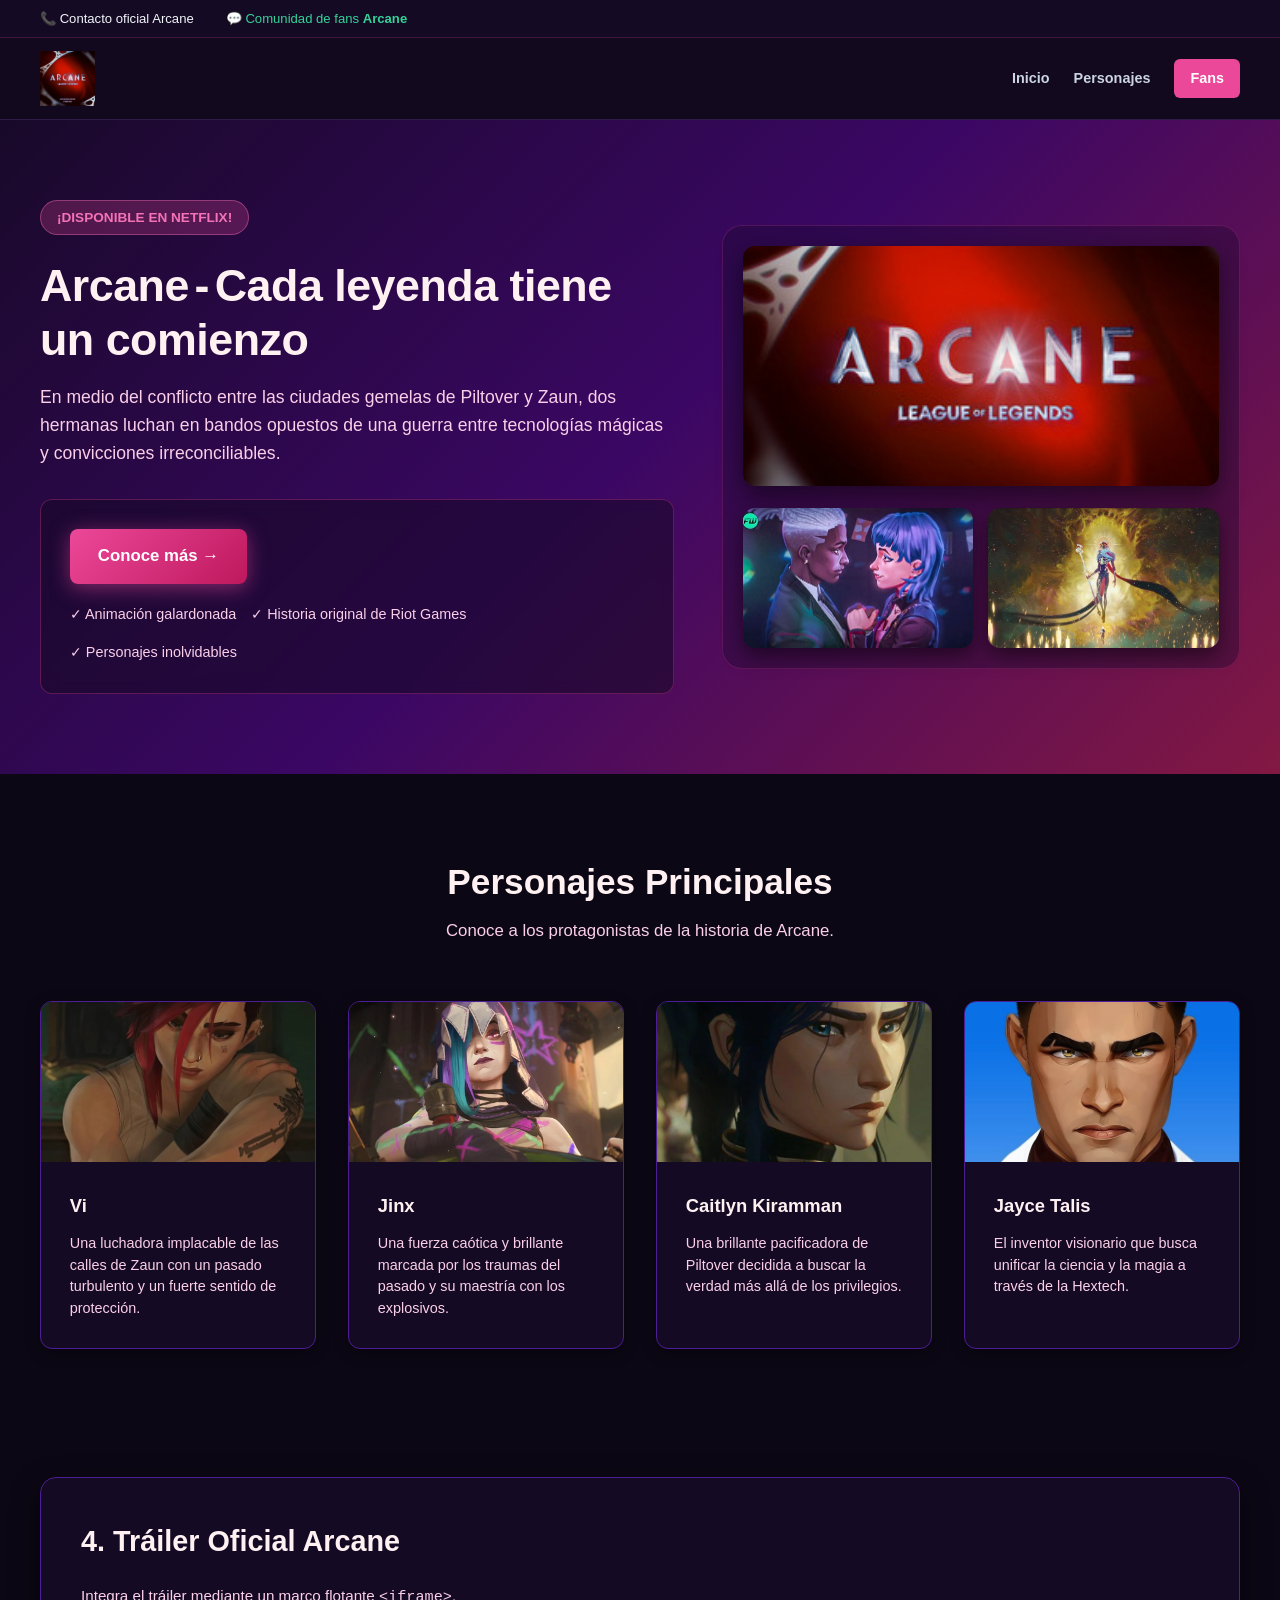
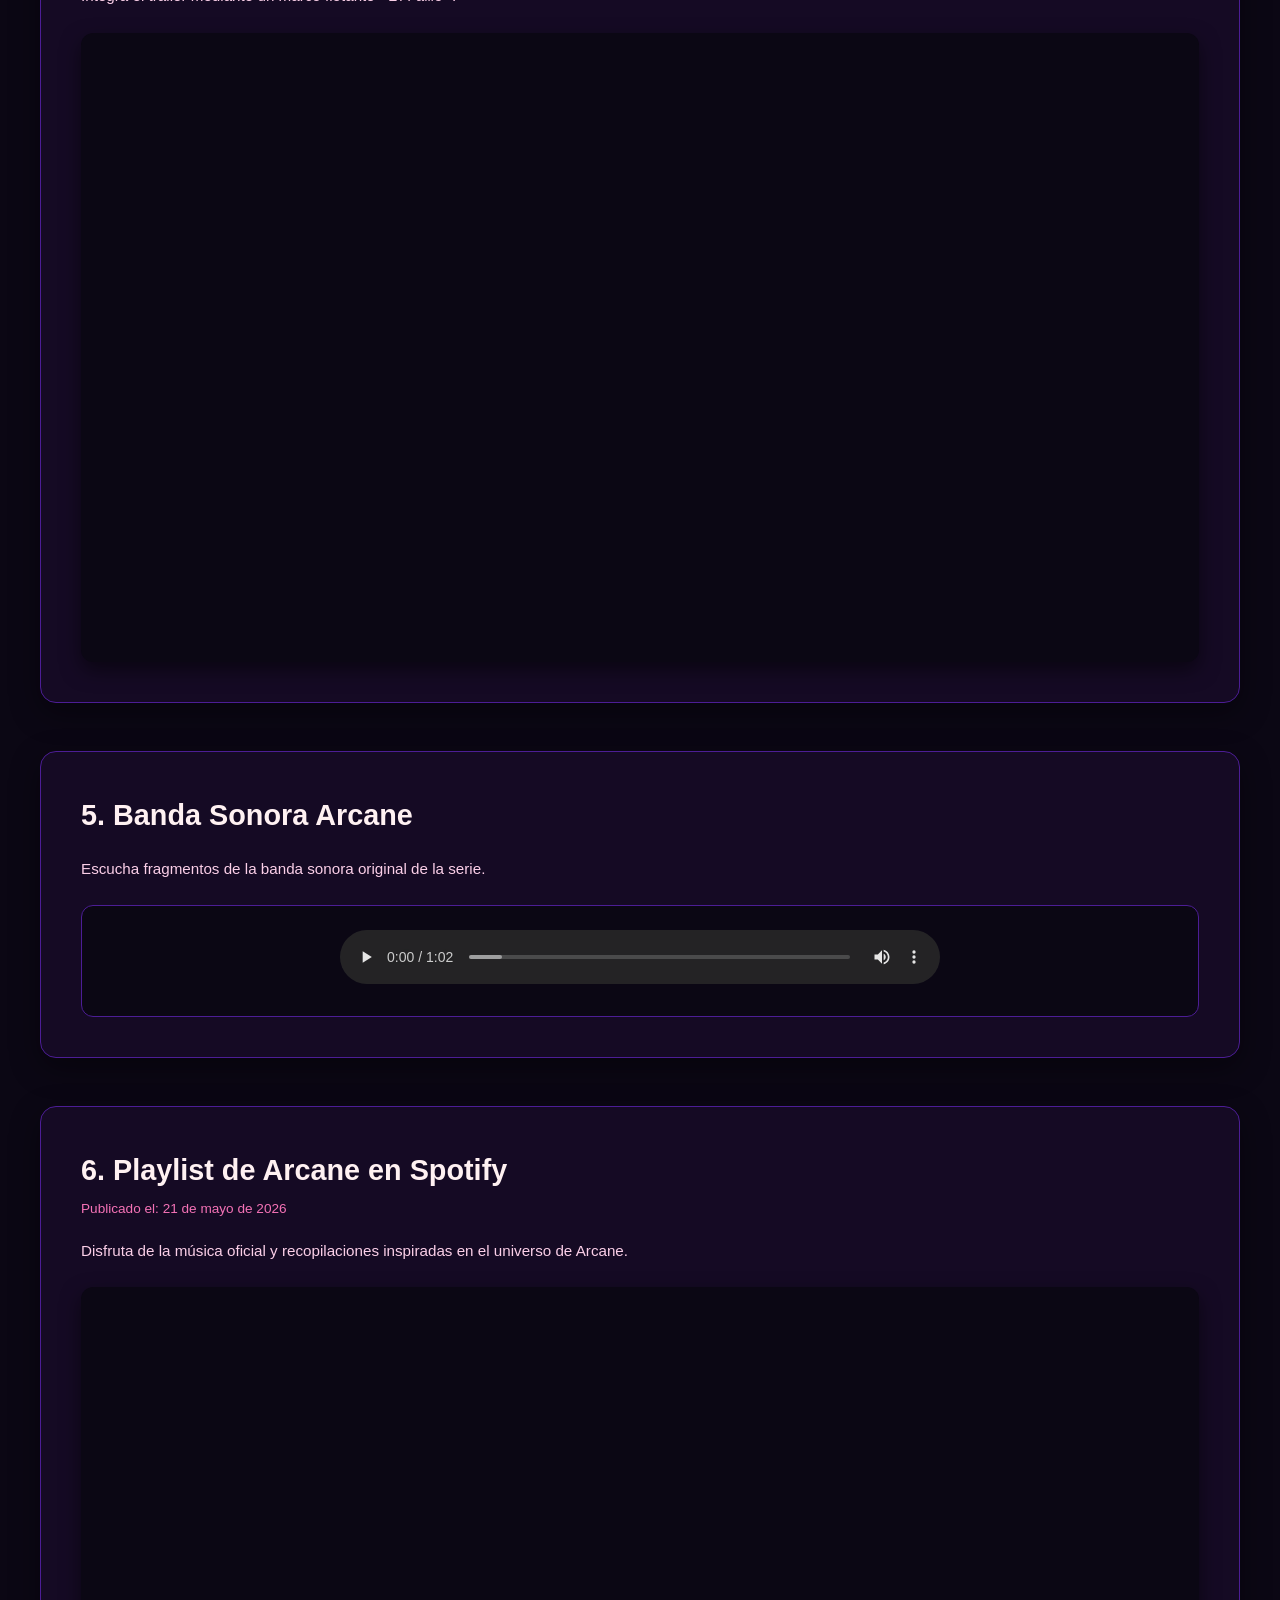
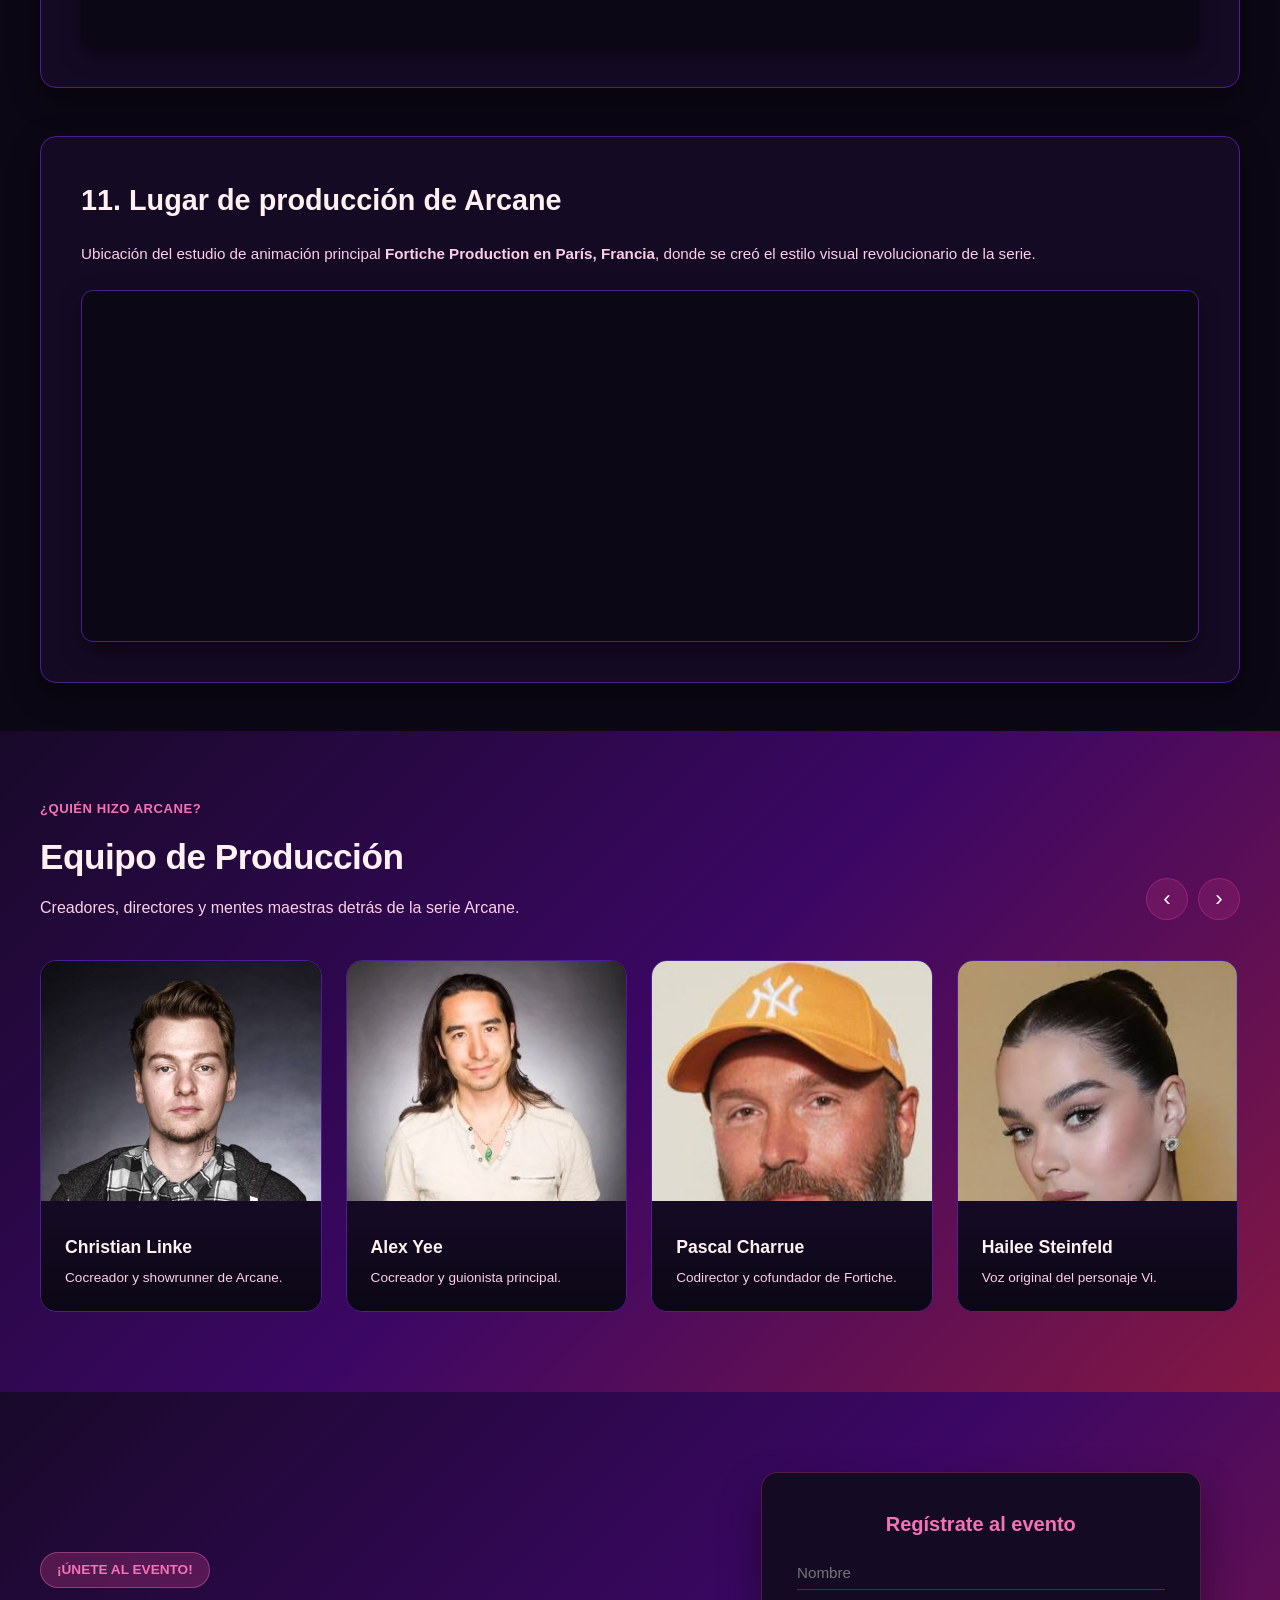
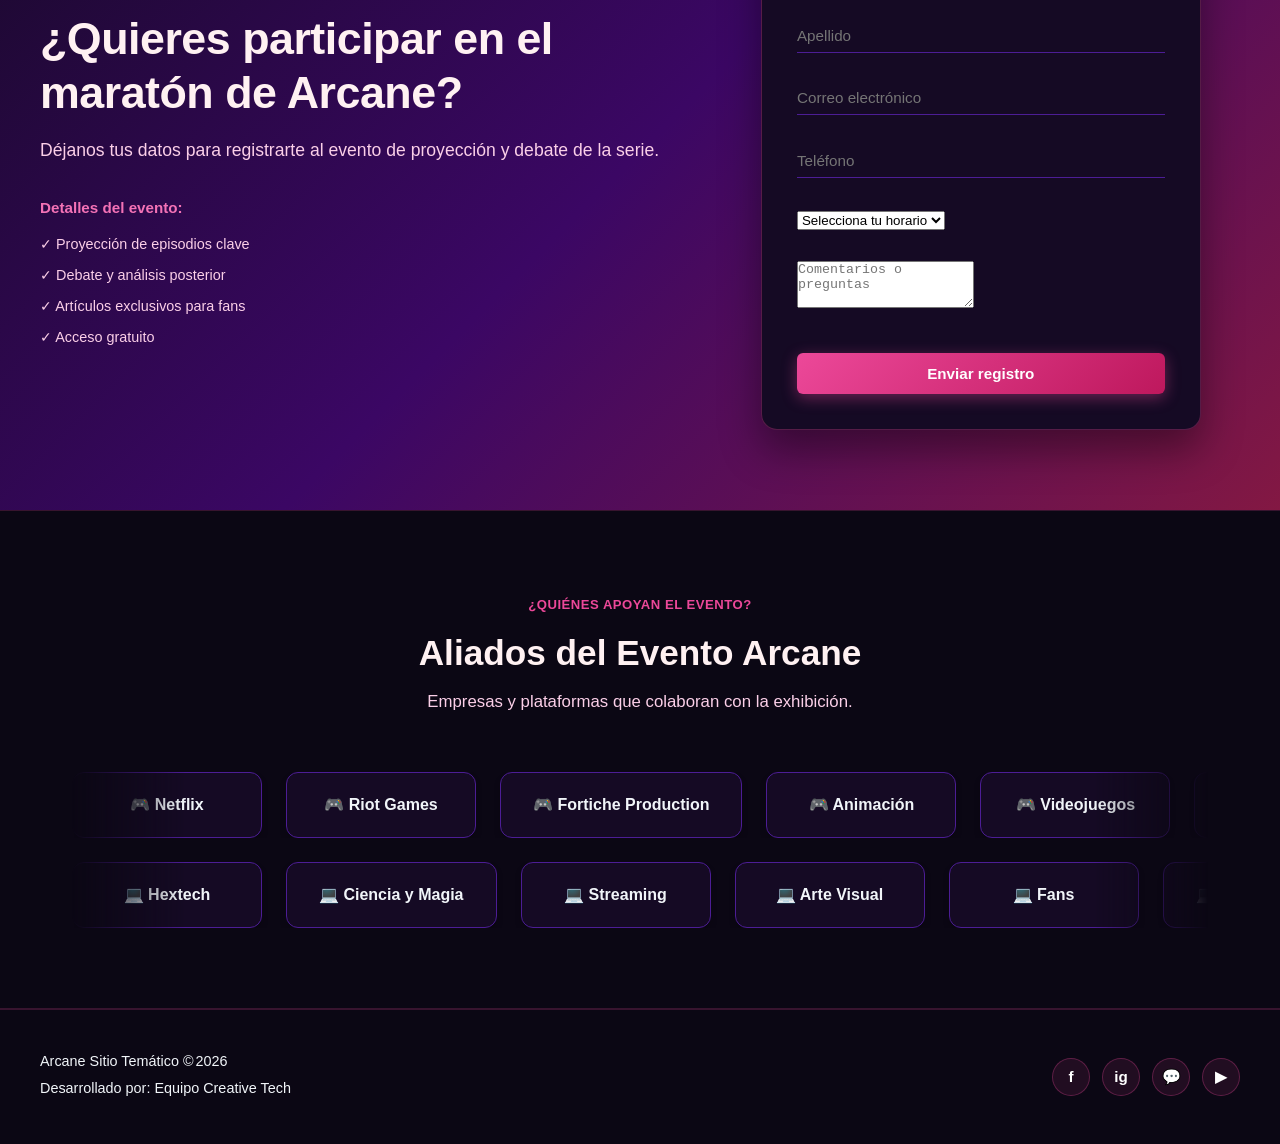
<file: index.html>
<!DOCTYPE html>
<html lang="es">
<head>
<meta charset="UTF-8">
<meta name="viewport" content="width=device-width, initial-scale=1.0">
<title>Arcane - Sitio Oficial</title>
<link rel="stylesheet" href="styles.css">
</head>

<body>

<!-- BARRA SUPERIOR -->
<div class="top-bar" id="inicio">
    <div class="top-bar-container">
        <div class="top-contacts">
            <span class="top-item">📞 Contacto oficial Arcane</span>
            <span class="top-item whatsapp">💬 Comunidad de fans <strong>Arcane</strong></span>
        </div>
    </div>
</div>

<!-- NAVBAR -->
<header class="navbar">
    <div class="nav-container">

        <div class="nav-brand">
            <a href="#inicio">
                <img src="img/arcane.jpg" alt="Arcane Serie" class="brand-logo-img">
            </a>
        </div>

        <nav class="nav-links">
            <a href="#inicio">Inicio</a>
            <a href="#personajes">Personajes</a>
            <a href="login.html" class="btn-nav-login">Fans</a>
        </nav>

    </div>
</header>

<!-- HERO -->
<section class="hero-section">

<div class="hero-container">

<div class="hero-text-side">

<span class="hero-tag">
¡DISPONIBLE EN NETFLIX!
</span>

<h1>
Arcane ‑ Cada leyenda tiene un comienzo
</h1>

<p>
En medio del conflicto entre las ciudades gemelas de Piltover y Zaun, dos hermanas luchan en bandos opuestos de una guerra entre tecnologías mágicas y convicciones irreconciliables.
</p>

<div class="hero-cta-box">

<a href="login.html" class="btn-orange">
Conoce más →
</a>

<div class="hero-benefits">
<span>✓ Animación galardonada</span>
<span>✓ Historia original de Riot Games</span>
<span>✓ Personajes inolvidables</span>
</div>

</div>

</div>

<div class="hero-image-side">

<div class="image-collage">

<div class="collage-main">
<img src="img/arcane.jpg" alt="Arcane Piltover y Zaun">
</div>

<div class="collage-sub">
<img src="img/ecco.jpg" alt="Escenas Arcane">
<img src="img/dios.jpg" alt="Arte Arcane">
</div>

</div>

</div>

</div>

</section>

<!-- SECCIÓN PERSONAJES -->
<section id="personajes" class="careers-section">

<div class="section-container">

<div class="section-header">

<h2>
Personajes Principales
</h2>

<p>
Conoce a los protagonistas de la historia de Arcane.
</p>

</div>

<div class="careers-grid">

<div class="career-card">
<div class="career-img-container">
<img src="img/vi.webp" alt="Vi">
</div>
<div class="career-content">
<h3>Vi</h3>
<p>Una luchadora implacable de las calles de Zaun con un pasado turbulento y un fuerte sentido de protección.</p>
</div>
</div>

<div class="career-card">
<div class="career-img-container">
<img src="img/jinx.webp" alt="Jinx">
</div>
<div class="career-content">
<h3>Jinx</h3>
<p>Una fuerza caótica y brillante marcada por los traumas del pasado y su maestría con los explosivos.</p>
</div>
</div>

<div class="career-card">
<div class="career-img-container">
<img src="caitlyn.jpg" alt="Caitlyn">
</div>
<div class="career-content">
<h3>Caitlyn Kiramman</h3>
<p>Una brillante pacificadora de Piltover decidida a buscar la verdad más allá de los privilegios.</p>
</div>
</div>

<div class="career-card">
<div class="career-img-container">
<img src="img/jayce.jpg" alt="Jayce">
</div>
<div class="career-content">
<h3>Jayce Talis</h3>
<p>El inventor visionario que busca unificar la ciencia y la magia a través de la Hextech.</p>
</div>
</div>

</div>

</div>

</section>

<!-- BLOQUE MULTIMEDIA -->
<article>
    <header>
        <h2>4. Tráiler Oficial Arcane</h2>
    </header>
    <p>Integra el tráiler mediante un marco flotante <code>&lt;iframe&gt;</code>.</p>
    <div class="video-container">
        <iframe src="https://www.youtube.com/embed/fXmAurh012s" 
                title="Tráiler Arcane" 
                style="border:0;" 
                allow="accelerometer; autoplay; clipboard-write; encrypted-media; gyroscope; picture-in-picture; web-share" 
                allowfullscreen>
        </iframe>
    </div>
</article>

<article>
    <header>
        <h2>5. Banda Sonora Arcane</h2>
    </header>
    <p>Escucha fragmentos de la banda sonora original de la serie.</p>
    <div class="embed-box">
        <audio src="audio/Enemy (from the series Arcane League of Legends) - ImagineDragons (128k).wav" controls>
            Tu navegador no soporta el elemento de audio.
        </audio>
    </div>
</article>

<article>
    <header>
        <h2>6. Playlist de Arcane en Spotify</h2>
        <p>Publicado el: <time datetime="2026-10-06">21 de mayo de 2026</time></p>
    </header>
    <p>Disfruta de la música oficial y recopilaciones inspiradas en el universo de Arcane.</p>
    <div class="podcast-container">
        <iframe style="border-radius:12px; border:0;" 
                src="https://open.spotify.com/embed/playlist/6NumvpVG48KQqEv9wkJFYa?utm_source=generator" 
                width="100%" 
                height="352" 
                allowfullscreen="" 
                allow="autoplay; clipboard-write; encrypted-media; fullscreen; picture-in-picture" 
                loading="lazy">
        </iframe>
    </div>
</article>

<!-- MAPA INTERACTIVO (Lugar y País de Producción: París, Francia - Fortiche Production) -->
<article>
    <header>
        <h2>11. Lugar de producción de Arcane</h2>
    </header>
    <p>Ubicación del estudio de animación principal <strong>Fortiche Production en París, Francia</strong>, donde se creó el estilo visual revolucionario de la serie.</p>
    <div class="map-container">
        <iframe src="https://www.google.com/maps/embed?pb=!1m18!1m12!1m3!1d83998.94722648766!2d2.2646349615598857!3d48.8588377391787!2m3!1f0!2f0!3f0!3m2!1i1024!2i768!4f13.1!3m3!1m2!1s0x47e66e1f06e2b70f%3A0x40b82c3688c9460!2sPar%C3%ADs%2C%20Francia!5e0!3m2!1ses!2smx!4v1710000000000!5m2!1ses!2smx" 
                width="100%" 
                height="350" 
                style="border:0;" 
                allowfullscreen="" 
                loading="lazy" 
                referrerpolicy="no-referrer-when-downgrade" 
                title="Lugar de producción de Arcane en París, Francia">
        </iframe>
    </div>
</article>

<!-- SECCIÓN: Equipo de Producción -->
<section class="teachers-section">

<div class="teachers-container">

<div class="teachers-header">

<div>
<span class="teachers-tag">
¿QUIÉN HIZO ARCANE?
</span>
<h2>
Equipo de Producción
</h2>
<p>
Creadores, directores y mentes maestras detrás de la serie Arcane.
</p>
</div>

<div class="teachers-nav-buttons">
<button id="btn-prev" class="nav-btn">‹</button>
<button id="btn-next" class="nav-btn">›</button>
</div>

</div>

<div class="teachers-grid" id="teachers-track">

<div class="teacher-card">
<img src="img/chris.jpg" alt="Christian Linke">
<div class="teacher-info">
<h3>Christian Linke</h3>
<p>Cocreador y showrunner de Arcane.</p>
</div>
</div>

<div class="teacher-card">
<img src="img/yee.webp" alt="Alex Yee">
<div class="teacher-info">
<h3>Alex Yee</h3>
<p>Cocreador y guionista principal.</p>
</div>
</div>

<div class="teacher-card">
<img src="img/pascal.jpg" alt="Pascal Charrue">
<div class="teacher-info">
<h3>Pascal Charrue</h3>
<p>Codirector y cofundador de Fortiche.</p>
</div>
</div>

<div class="teacher-card">
<img src="img/hai.jpg" alt="Hailee Steinfeld">
<div class="teacher-info">
<h3>Hailee Steinfeld</h3>
<p>Voz original del personaje Vi.</p>
</div>
</div>

</div>

</div>

</section>

<!-- FORMULARIO -->
<section class="hero-section">

<div class="hero-container">

<div class="hero-text-side">

<span class="hero-tag">
¡ÚNETE AL EVENTO!
</span>

<h1 class="hero-title-custom">
¿Quieres participar en el maratón de Arcane?
</h1>

<p class="hero-desc-custom">
Déjanos tus datos para registrarte al evento de proyección y debate de la serie.
</p>

<div class="hero-subtitle-custom">
Detalles del evento:
</div>

<div class="hero-benefits hero-benefits-column">
<span>✓ Proyección de episodios clave</span>
<span>✓ Debate y análisis posterior</span>
<span>✓ Artículos exclusivos para fans</span>
<span>✓ Acceso gratuito</span>
</div>

</div>

<div class="hero-form-side">

<div class="cbtis-hero-form-card">

<h3 class="form-card-title">
Regístrate al evento
</h3>

<form>

<div class="cbtis-input-group">
<input type="text" placeholder="Nombre" required>
</div>

<div class="cbtis-input-group">
<input type="text" placeholder="Apellido" required>
</div>

<div class="cbtis-input-group">
<input type="email" placeholder="Correo electrónico" required>
</div>

<div class="cbtis-input-group">
<input type="tel" placeholder="Teléfono" required>
</div>

<div class="cbtis-input-group">
<select required>
<option>Selecciona tu horario</option>
<option>Mañana</option>
<option>Tarde</option>
<option>Noche</option>
</select>
</div>

<div class="cbtis-input-group">
<textarea rows="3" placeholder="Comentarios o preguntas"></textarea>
</div>

<button type="submit" class="cbtis-btn-ingresar form-submit-btn">
Enviar registro
</button>

</form>

</div>

</div>

</div>

</section>

<!-- ALIADOS -->
<section class="convenios-section">

<div class="convenios-container">

<div class="section-header">

<span class="teachers-tag convenience-tag-custom">
¿QUIÉNES APOYAN EL EVENTO?
</span>

<h2>
Aliados del Evento Arcane
</h2>

<p>
Empresas y plataformas que colaboran con la exhibición.
</p>

</div>

<div class="marquee-wrapper">
<div class="marquee-track marquee-track-top">
<div class="convenio-card">🎮 Netflix</div>
<div class="convenio-card">🎮 Riot Games</div>
<div class="convenio-card">🎮 Fortiche Production</div>
<div class="convenio-card">🎮 Animación</div>
<div class="convenio-card">🎮 Videojuegos</div>
<div class="convenio-card">🎮 Eventos</div>
</div>
</div>

<div class="marquee-wrapper marquee-wrapper-spacing">
<div class="marquee-track marquee-track-bottom">
<div class="convenio-card">💻 Hextech</div>
<div class="convenio-card">💻 Ciencia y Magia</div>
<div class="convenio-card">💻 Streaming</div>
<div class="convenio-card">💻 Arte Visual</div>
<div class="convenio-card">💻 Fans</div>
<div class="convenio-card">💻 Proyecciones</div>
</div>
</div>

</div>

</section>

<!-- FOOTER -->
<footer class="footer">

<div class="footer-container">

<div class="footer-info">
<p>Arcane Sitio Temático © 2026</p>
<p class="footer-author">
Desarrollado por: Equipo Creative Tech
</p>
</div>

<div class="footer-socials">
<a href="https://facebook.com" class="social-icon">f</a>
<a href="https://instagram.com" class="social-icon">ig</a>
<a href="https://whatsapp.com" class="social-icon">💬</a>
<a href="https://youtube.com" class="social-icon">▶</a>
</div>

</div>

</footer>

<script src="script.js"></script>

</body>
</html>
</file>
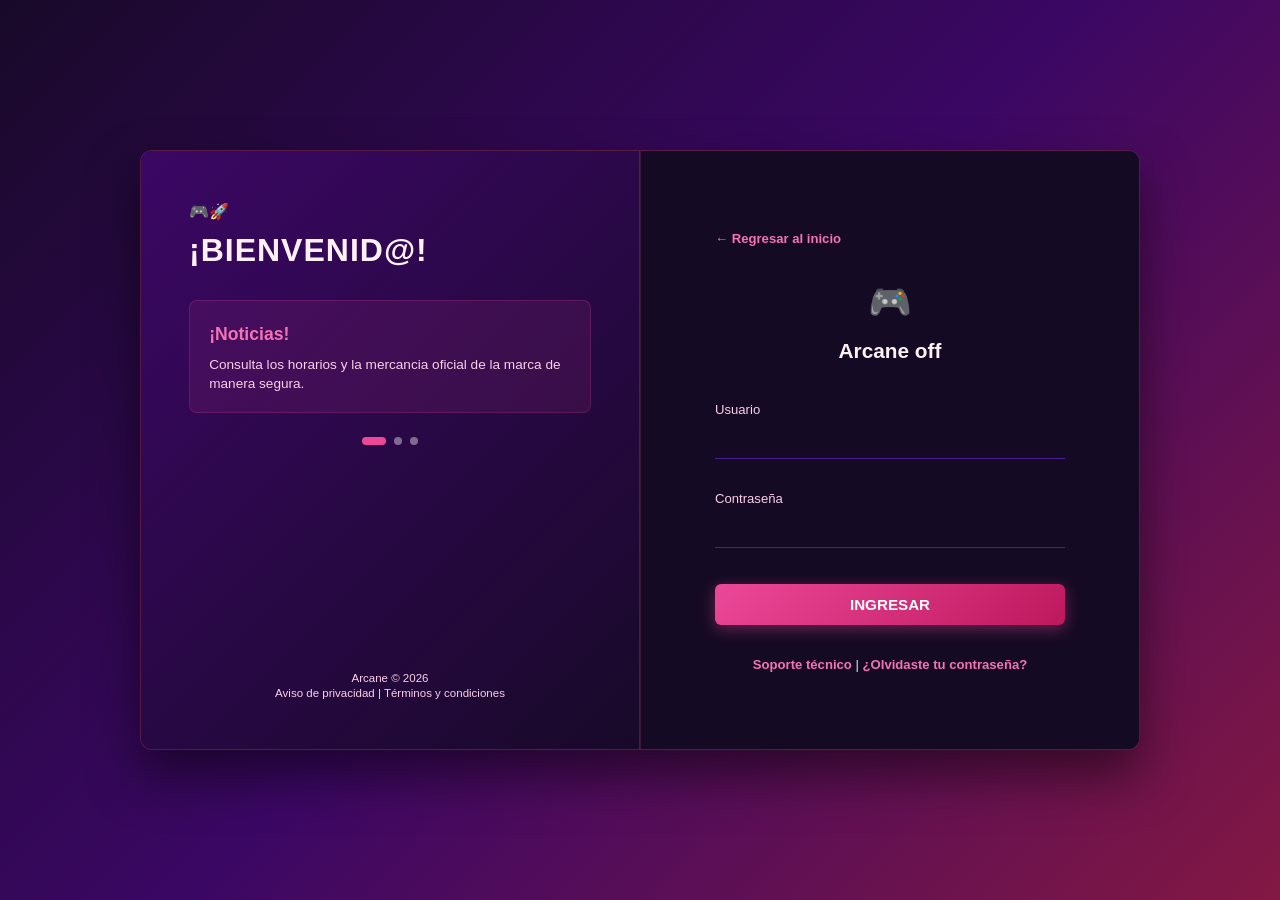
<file: login.html>
<!DOCTYPE html>
<html lang="es">
<head>
    <meta charset="UTF-8">
    <meta name="viewport" content="width=device-width, initial-scale=1.0">
    <title>Portal de Estudiantes - GameDev Academy</title>
    <link rel="stylesheet" href="styles.css">
</head>

<body class="cbtis-login-body">

    <!-- Contenedor principal de dos columnas -->
    <div class="cbtis-login-container">

        <!-- LADO IZQUIERDO -->
        <div class="cbtis-left-panel">

            <div class="cbtis-left-content">

                <div class="cbtis-illustration-box">
                    <div class="cbtis-badge-icon">🎮🚀</div>
                    <h2>¡BIENVENID@!</h2>
                </div>

                <div class="cbtis-notices-box">
                    <h3>¡Noticias!</h3>
                    <p>
                        Consulta los horarios y la mercancia oficial de la marca de manera segura.
                    </p>
                </div>

                <div class="cbtis-slider-dots">
                    <span class="cbtis-dot active"></span>
                    <span class="cbtis-dot"></span>
                    <span class="cbtis-dot"></span>
                </div>

            </div>

            <div class="cbtis-left-footer">
                Arcane  &copy; 2026<br>
                <span>Aviso de privacidad | Términos y condiciones</span>
            </div>

        </div>

        <!-- LADO DERECHO -->
        <div class="cbtis-right-panel">

            <div class="cbtis-login-wrapper">

                <div class="login-back-container">
                    <a href="index.html" class="cbtis-back-link">
                        ← Regresar al inicio
                    </a>
                </div>

                <div class="cbtis-logo-header">
                    <div class="login-logo-emoji">🎮</div>
                    <h1>Arcane <strong>off</strong></h1>
                </div>

                <form id="form-login" action="#" method="POST">

                    <div class="cbtis-input-group">
                        <label for="usuario">
                            Usuario
                        </label>
                        <input
                            type="text"
                            id="usuario"
                            name="usuario"
                            required
                        >
                    </div>

                    <div class="cbtis-input-group">
                        <label for="password">
                            Contraseña
                        </label>
                        <input
                            type="password"
                            id="password"
                            name="password"
                            required
                        >
                    </div>

                    <button
                        type="submit"
                        class="cbtis-btn-ingresar"
                    >
                        INGRESAR
                    </button>

                </form>

                <div class="cbtis-login-help">
                    <a href="#">Soporte técnico</a>
                    |
                    <a href="#">¿Olvidaste tu contraseña?</a>
                </div>

            </div>

        </div>

    </div>

    <script src="script.js"></script>

</body>
</html>
</file>
<file: styles.css>
*{
    box-sizing: border-box; /* Incluye bordes y rellenos en el ancho y alto total */
    margin: 0;              /* Elimina los márgenes predeterminados de la página */
    padding: 0;             /* Elimina los rellenos internos predeterminados */
}

body {
    font-family: 'Segoe UI', Tahoma, Geneva, Verdana, sans-serif; /* Tipografía principal limpia y moderna */
    color: #e2e8f0;                 /* Color de texto base claro para alto contraste */
    background-color: #0b0714;      /* Fondo general oscuro y profundo estilo cinematográfico */
    line-height: 1.6;               /* Espaciado de línea cómodo para la lectura */
}

/* --------------------------------------------------------------------
   BARRA SUPERIOR DE CONTACTO
   -------------------------------------------------------------------- */
.top-bar {
    background-color: #150a24;              /* Fondo morado/negro muy oscuro */
    color: #f1f5f9;                         /* Color de texto claro */
    font-size: 0.82rem;                     /* Tamaño de fuente pequeño y sutil */
    padding: 0.5rem 2rem;                   /* Relleno interno superior/inferior y lateral */
    border-bottom: 1px solid rgba(236, 72, 153, 0.2); /* Línea divisoria inferior con tono rosa/magenta sutil */
}

.top-bar-container {
    max-width: 1200px;     /* Ancho máximo estructurado para mantener simetría */
    margin: 0 auto;        /* Centra horizontalmente el contenedor */
    display: flex;         /* Activa el diseño flexible */
    justify-content: space-between; /* Distribuye el espacio entre los elementos internos */
    align-items: center;   /* Centra verticalmente los elementos */
}

.top-contacts {
    display: flex;         /* Distribuye los datos de contacto en fila horizontal */
    gap: 2rem;             /* Separación horizontal entre los elementos */
}

.top-item.whatsapp {
    color: #34d399;        /* Color verde esmeralda brillante para WhatsApp */
}

/* ======================================================================
   BARRA DE NAVEGACIÓN RESPONSIVA
   ====================================================================== */
.navbar {
    background-color: #12091f; /* Fondo oscuro sólido para el menú de navegación */
    border-bottom: 1px solid #2e1a47; /* Borde inferior en tono violeta oscuro */
    position: sticky;          /* Fija la barra en la parte superior al hacer scroll */
    top: 0;                    /* Posición de anclaje exacto en la parte superior */
    z-index: 1000;             /* Asegura que la barra esté siempre por encima de otros elementos */
    padding: 0.8rem 1.5rem;    /* Relleno interior de la barra de navegación */
}

.nav-container {
    max-width: 1200px;         /* Ancho máximo alineado con el resto del sitio */
    margin: 0 auto;            /* Centra el contenedor del menú */
    display: flex;             /* Modelo flexible */
    justify-content: space-between; /* Separa el logotipo de los enlaces del menú */
    align-items: center;       /* Alinea verticalmente al centro */
    flex-wrap: wrap;           /* Permite que los elementos bajen si falta espacio */
    gap: 1rem;                 /* Espaciado predeterminado */
}

.nav-brand {
    display: flex;             /* Contenedor flexible para la marca/logo */
    align-items: center;       /* Centra verticalmente el logotipo */
}

.brand-logo-img {
    height: 55px;              /* Altura fija estándar para el logotipo institucional */
    width: auto;               /* Ancho proporcional automático */
    object-fit: contain;       /* Evita deformaciones en la imagen */
    display: block;            /* Elimina espacios fantasma inferiores */
}

.nav-links {
    display: flex;             /* Organiza los enlaces de navegación en línea */
    align-items: center;       /* Centra verticalmente */
    gap: 1.5rem;               /* Espacio de separación entre cada opción del menú */
    flex-wrap: wrap;           /* Adaptable en pantallas chicas */
}

.nav-links a {
    text-decoration: none;     /* Quita el subrayado predeterminado de los enlaces */
    color: #cbd5e1;            /* Color de texto gris claro */
    font-weight: 600;          /* Seminegrita para mejor visibilidad */
    font-size: 0.9rem;         /* Tamaño de fuente adecuado */
    transition: color 0.2s;    /* Transición suave al cambiar de color */
}

.nav-links a:hover {
    color: #ec4899;            /* Cambia a rosa neón característico al pasar el cursor */
}

.btn-nav-login {
    background-color: #ec4899; /* Fondo magenta/rosa neón para el botón de fans */
    color: white !important;   /* Texto blanco forzado */
    padding: 8px 16px;         /* Relleno interior del botón */
    border-radius: 6px;        /* Esquinas redondeadas */
    transition: background-color 0.2s, transform 0.2s; /* Transición suave */
}

.btn-nav-login:hover {
    background-color: #db2777; /* Rosa más oscuro al pasar el cursor */
    transform: scale(1.03);    /* Ligero efecto de escala */
}

@media (max-width: 600px) {
    .navbar {
        padding: 0.6rem 1rem;  /* Reduce el padding en pantallas móviles pequeñas */
    }
    .nav-container {
        justify-content: center; /* Centra los elementos del menú en móviles */
    }
    .nav-links {
        gap: 1rem;             /* Reduce el espacio entre enlaces */
        justify-content: center; /* Centra los enlaces */
    }
}

/* --------------------------------------------------------------------
   SECCIÓN HERO (DOS COLUMNAS CON COLLAGE)
   -------------------------------------------------------------------- */
.hero-section {
    background: linear-gradient(135deg, #180929 0%, #3b0764 50%, #831843 100%); /* Degradado profundo inspirado en Nimona */
    color: white;              /* Texto general en blanco para alto contraste */
    padding: 5rem 2rem;        /* Relleno superior/inferior amplio y lateral */
    overflow: hidden;          /* Oculta desbordamientos */
}

.hero-container {
    max-width: 1200px;         /* Ancho máximo del contenedor principal */
    margin: 0 auto;            /* Centra el contenedor */
    display: grid;             /* Utiliza CSS Grid para organizar las columnas */
    grid-template-columns: 1.1fr 0.9fr; /* Texto ligeramente más ancho que el collage */
    gap: 3rem;                 /* Espacio de separación entre columnas */
    align-items: center;       /* Alinea verticalmente al centro */
}

@media (max-width: 900px) {
    .hero-container {
        grid-template-columns: 1fr; /* Cambia a una sola columna en pantallas medianas/móviles */
    }
}

.hero-tag {
    display: inline-block;     /* Permite aplicar padding y márgenes como bloque */
    background-color: rgba(236, 72, 153, 0.25); /* Fondo magenta translúcido */
    border: 1px solid rgba(244, 114, 182, 0.4); /* Borde rosa neón sutil */
    color: #f472b6;            /* Texto rosa claro brillante */
    padding: 6px 16px;         /* Relleno interior */
    border-radius: 20px;       /* Bordes redondeados estilo píldora */
    font-size: 0.85rem;        /* Tamaño de fuente compacto */
    font-weight: 600;          /* Seminegrita */
    text-transform: uppercase; /* Convierte el texto en mayúsculas */
    margin-bottom: 1.5rem;     /* Margen inferior */
}

.hero-text-side h1 {
    font-size: 2.8rem;         /* Tamaño de fuente grande para el título principal */
    font-weight: 800;          /* Grosor muy marcado */
    margin-bottom: 1rem;       /* Espacio inferior */
    letter-spacing: -0.5px;    /* Reduce ligeramente el espacio entre letras */
    line-height: 1.2;          /* Altura de línea compacta */
    color: #fff1f2;            /* Tono blanco rosado suave */
}

.hero-text-side p {
    font-size: 1.1rem;         /* Tamaño de fuente cómodo para la descripción */
    color: #fbcfe8;            /* Color rosa pálido muy legible */
    margin-bottom: 2rem;       /* Espacio inferior */
    line-height: 1.6;          /* Altura de línea legible */
}

.hero-cta-box {
    background: rgba(24, 9, 41, 0.6); /* Fondo oscuro semitransparente con tinte morado */
    border: 1px solid rgba(236, 72, 153, 0.3); /* Borde magenta translúcido */
    padding: 1.8rem;           /* Relleno interno */
    border-radius: 12px;       /* Bordes redondeados */
    backdrop-filter: blur(8px); /* Efecto de desenfoque de cristal esmerilado */
}

.btn-orange {
    display: inline-block;     /* Permite dimensiones en enlaces */
    background: linear-gradient(135deg, #ec4899 0%, #be185d 100%); /* Degradado magenta/rosa neón insignia */
    color: white;              /* Texto blanco */
    padding: 14px 28px;        /* Relleno interior generoso */
    border-radius: 8px;        /* Bordes redondeados */
    text-decoration: none;     /* Quita subrayado */
    font-weight: 700;          /* Negrita */
    font-size: 1.05rem;        /* Tamaño destacado */
    box-shadow: 0 4px 20px rgba(236, 72, 153, 0.5); /* Sombra magenta difuminada */
    transition: transform 0.2s, box-shadow 0.2s; /* Transiciones suaves */
    margin-bottom: 1.2rem;     /* Espacio inferior */
}

.btn-orange:hover {
    transform: translateY(-2px); /* Eleva ligeramente el botón al pasar el cursor */
    box-shadow: 0 6px 25px rgba(236, 72, 153, 0.8); /* Aumenta intensidad de sombra */
}

.hero-benefits {
    display: flex;             /* Organiza los beneficios en línea flexible */
    flex-wrap: wrap;           /* Salto de línea automático */
    gap: 15px;                 /* Espacio entre beneficios */
    font-size: 0.9rem;         /* Tamaño estándar */
    color: #fbcfe8;            /* Rosa pálido */
    font-weight: 500;          /* Peso medio */
}

/* Estilos del Collage de Imágenes */
.image-collage {
    display: flex;             /* Organiza los elementos en columna */
    flex-direction: column;    /* Dirección vertical */
    gap: 15px;                 /* Espacio entre imágenes */
    background: rgba(30, 10, 50, 0.4); /* Fondo translúcido sutil */
    padding: 20px;             /* Relleno interior */
    border-radius: 20px;       /* Bordes redondeados del contenedor */
    border: 1px solid rgba(236, 72, 153, 0.2); /* Borde sutil magenta */
}

.collage-main img {
    width: 100%;               /* Ancho completo */
    height: 240px;             /* Altura fija para la imagen principal */
    object-fit: cover;         /* Recorta proporcionalmente sin deformar */
    border-radius: 12px;       /* Bordes redondeados */
    box-shadow: 0 10px 25px rgba(0,0,0,0.5); /* Sombra de profundidad */
}

.collage-sub {
    display: grid;             /* Cuadrícula para las dos imágenes inferiores */
    grid-template-columns: 1fr 1fr; /* Dos columnas iguales */
    gap: 15px;                 /* Espacio entre las secundarias */
}

.collage-sub img {
    width: 100%;               /* Ancho completo */
    height: 140px;             /* Altura fija para secundarias */
    object-fit: cover;         /* Recorte proporcional */
    border-radius: 12px;       /* Bordes redondeados */
    box-shadow: 0 8px 20px rgba(0,0,0,0.5); /* Sombra de profundidad */
}

/* Clases específicas para el formulario de informes */
.hero-title-custom {
    font-size: 2.5rem;         /* Tamaño de título personalizado */
    margin-bottom: 1rem;       /* Margen inferior */
    color: #fff1f2;            /* Tono claro */
}

.hero-desc-custom {
    color: #fbcfe8;            /* Color secundario rosa claro */
    font-size: 1rem;           /* Tamaño legible */
    margin-bottom: 1.5rem;     /* Margen inferior */
}

.hero-subtitle-custom {
    font-size: 0.95rem;        /* Subtítulo */
    font-weight: 600;          /* Seminegrita */
    color: #f472b6;            /* Rosa brillante */
    margin-bottom: 0.8rem;     /* Margen inferior */
}

.hero-benefits-column {
    display: flex;             /* Flexible vertical */
    flex-direction: column;    /* Apilado vertical */
    gap: 8px;                  /* Espaciado ajustado */
}

.cbtis-hero-form-card {
    background-color: #150a24; /* Fondo oscuro sólido para la tarjeta del formulario */
    border: 1px solid rgba(236, 72, 153, 0.3); /* Borde magenta */
    padding: 2.2rem;           /* Relleno interno amplio */
    border-radius: 16px;       /* Bordes redondeados marcados */
    box-shadow: 0 20px 40px rgba(0, 0, 0, 0.4); /* Sombra elegante flotante */
    width: 100%;               /* Ancho completo disponible */
    max-width: 440px;          /* Ancho máximo de la tarjeta */
    margin: 0 auto;            /* Centrado horizontal */
}

.form-card-title {
    color: #f472b6;            /* Color rosa brillante */
    font-size: 1.25rem;        /* Mediano destacado */
    font-weight: 700;          /* Negrita */
    margin-bottom: 1rem;       /* Margen inferior */
    text-align: center;        /* Centrado */
}

.form-group-margin {
    margin-bottom: 1rem;       /* Espacio inferior estándar entre campos */
}

.form-control-input {
    width: 100%;               /* Ancho completo */
    background-color: #0b0714; /* Fondo interno oscuro */
    color: #f1f5f9;            /* Texto claro */
    border: 1px solid #4c1d95; /* Borde violeta */
    border-radius: 8px;        /* Bordes redondeados */
    padding: 10px 14px;        /* Relleno interior cómodo */
    font-size: 0.9rem;         /* Tamaño de letra interno */
    outline: none;             /* Sin borde de enfoque por defecto */
    transition: border-color 0.2s;
}

.form-control-input:focus {
    border-color: #ec4899;     /* Cambia a rosa neón al enfocar */
}.form-control-select {
    width: 100%;               /* Ancho completo */
    border: 1px solid #4c1d95; /* Borde violeta oscuro temático */
    border-radius: 8px;        /* Bordes redondeados */
    padding: 10px 14px;        /* Relleno interior */
    font-size: 0.9rem;         /* Tamaño de fuente */
    background: #0b0714;       /* Fondo oscuro profundo */
    color: #f1f5f9;            /* Color de texto claro para opciones */
    outline: none;             /* Quita contorno */
    transition: border-color 0.2s;
}

.form-date-label {
    font-size: 0.78rem;        /* Letra pequeña para etiquetas de fecha */
    color: #f472b6;            /* Rosa brillante para destacar etiquetas */
    display: block;            /* Ocupa su propia línea */
    margin-bottom: 2px;        /* Margen inferior mínimo */
}

.form-control-date {
    width: 100%;               /* Ancho completo */
    border: 1px solid #4c1d95; /* Borde violeta */
    border-radius: 8px;        /* Bordes redondeados */
    padding: 8px 14px;         /* Relleno interior */
    font-size: 0.9rem;         /* Tamaño de fuente */
    background: #0b0714;       /* Fondo oscuro */
    color: #f1f5f9;            /* Color de texto interno claro */
    outline: none;             /* Quita contorno */
    transition: border-color 0.2s;
}

.form-control-textarea {
    width: 100%;               /* Ancho completo */
    border: 1px solid #4c1d95; /* Borde violeta */
    border-radius: 8px;        /* Bordes redondeados */
    padding: 10px 14px;        /* Relleno interior */
    font-size: 0.9rem;         /* Tamaño de fuente */
    background: #0b0714;       /* Fondo oscuro */
    color: #f1f5f9;            /* Texto claro */
    outline: none;             /* Quita contorno */
    font-family: inherit;      /* Hereda tipografía general */
    transition: border-color 0.2s;
}

/* ======================================================================
   CORRECCIÓN DEFINITIVA PARA LA CASILLA Y EL TEXTO DE ACEPTAR TÉRMINOS
   ====================================================================== */
.form-group-checkbox {
    margin-bottom: 1.2rem;     /* Espacio inferior */
    display: flex;             /* Contenedor flexible */
    flex-direction: row !important; /* Fuerza dirección horizontal estricta */
    align-items: flex-start !important; /* Alinea arriba */
    justify-content: flex-start !important; /* Alinea a la izquierda */
    gap: 10px;                 /* Espacio horizontal entre cuadro y texto */
    text-align: left;          /* Alineación izquierda */
    width: 100%;               /* Ancho completo */
}

.form-checkbox-input {
    width: 18px !important;    /* Ancho fijo forzado para el checkbox */
    height: 18px !important;   /* Alto fijo forzado */
    min-width: 18px;           /* Evita compresión */
    cursor: pointer;           /* Cambia cursor a mano */
    margin-top: 2px;           /* Ajuste vertical fino con la primera línea */
    flex-shrink: 0;            /* Impide deformación */
    accent-color: #ec4899;     /* Color de acento rosa neón para el checkbox nativo */
    appearance: auto;          /* Restaura el comportamiento visual nativo */
    -webkit-appearance: checkbox; /* Compatibilidad WebKit */
}

.form-checkbox-label {
    font-size: 0.78rem !important; /* Letra pequeña legible para textos legales */
    color: #fbcfe8 !important;     /* Rosa pálido muy legible sobre fondo oscuro */
    line-height: 1.35 !important;  /* Altura de línea compacta */
    cursor: pointer;               /* Cursor interactivo */
    display: inline-block !important; /* Comportamiento en línea */
    width: auto !important;        /* Ancho automático */
    flex: 1;                       /* Ocupa el resto del espacio disponible */
}

.form-submit-btn {
    background: linear-gradient(135deg, #ec4899 0%, #be185d 100%); /* Degradado magenta/rosa neón */
    width: 100%;                   /* Ancho completo */
    border-radius: 8px;            /* Bordes redondeados */
    padding: 12px;                 /* Relleno interior */
    font-weight: 700;              /* Negrita */
    color: white;                  /* Texto blanco */
    border: none;                  /* Sin bordes */
    cursor: pointer;               /* Cursor de mano */
    box-shadow: 0 4px 15px rgba(236, 72, 153, 0.4); /* Sombra difuminada rosa */
    transition: background 0.2s, transform 0.2s, box-shadow 0.2s; /* Transición suave */
}

.form-submit-btn:hover {
    transform: translateY(-2px);   /* Ligera elevación al pasar el cursor */
    box-shadow: 0 6px 20px rgba(236, 72, 153, 0.6); /* Sombra más intensa */
}

.cbtis-hero-form-card input:focus, 
.cbtis-hero-form-card select:focus, 
.cbtis-hero-form-card textarea:focus {
    border-color: #ec4899 !important; /* Cambia el borde a rosa neón al enfocar */
    box-shadow: 0 0 0 3px rgba(236, 72, 153, 0.25); /* Brillo sutil magenta alrededor */
}

/* ======================================================================
   ESTILOS DE OFERTA EDUCATIVA / PERSONAJES CON IMÁGENES
   ====================================================================== */
.careers-section {
    padding: 5rem 2rem;            /* Espaciado superior/inferior */
    background-color: #0b0714;     /* Fondo oscuro principal */
}

.section-container {
    max-width: 1200px;             /* Ancho máximo centrado */
    margin: 0 auto;                /* Centrado horizontal */
}

.section-header {
    text-align: center;            /* Centrado de títulos de sección */
    margin-bottom: 3.5rem;         /* Espacio inferior */
}

.section-header h2 {
    font-size: 2.2rem;             /* Título grande */
    color: #fff1f2;                /* Tono claro rosado */
    margin-bottom: 0.5rem;         /* Espacio con subtítulo */
}

.section-header p {
    color: #fbcfe8;                /* Rosa secundario suave */
    font-size: 1.05rem;            /* Tamaño legible */
}

.careers-grid {
    display: grid;                 /* Cuadrícula CSS adaptable */
    grid-template-columns: repeat(auto-fit, minmax(260px, 1fr)); /* Columnas responsivas */
    gap: 2rem;                     /* Espacio entre tarjetas */
}

.career-card {
    background-color: #150a24;     /* Fondo de tarjeta oscuro */
    border: 1px solid #4c1d95;     /* Borde violeta sutil */
    border-radius: 12px;           /* Esquinas redondeadas */
    overflow: hidden;              /* Oculta desbordamientos internos */
    box-shadow: 0 4px 15px rgba(0, 0, 0, 0.3); /* Sombra elegante */
    transition: transform 0.2s ease, box-shadow 0.2s ease, border-color 0.2s ease; /* Transiciones suaves */
}

.career-card:hover {
    transform: translateY(-5px);   /* Eleva la tarjeta al pasar el cursor */
    box-shadow: 0 15px 30px rgba(236, 72, 153, 0.15); /* Acentúa la sombra con tono magenta */
    border-color: #ec4899;         /* Resalta el borde en rosa neón */
}

.career-img-container {
    width: 100%;                   /* Ancho completo */
    height: 160px;                 /* Altura fija de imagen */
    overflow: hidden;              /* Oculta desbordamientos */
}

.career-img-container img {
    width: 100%;                   /* Ancho adaptado */
    height: 100%;                  /* Alto adaptado */
    object-fit: cover;             /* Recorte proporcional */
    transition: transform 0.3s ease; /* Transición para zoom */
}

.career-card:hover .career-img-container img {
    transform: scale(1.05);        /* Efecto zoom in en imagen al hacer hover */
}

.career-content {
    padding: 1.8rem;               /* Relleno interno de textos */
}

.career-content h3 {
    font-size: 1.15rem;            /* Tamaño de título */
    color: #fff1f2;                /* Color claro */
    margin-bottom: 0.8rem;         /* Espacio inferior */
    font-weight: 700;              /* Negrita */
}

.career-content p {
    color: #fbcfe8;                /* Rosa descriptivo claro */
    font-size: 0.9rem;             /* Tamaño estándar */
    line-height: 1.5;              /* Altura de línea */
}

/* ======================================================================
   ESTILOS DEL PIE DE PÁGINA (FOOTER CON REDES SOCIALES)
   ====================================================================== */
.footer {
    background-color: #0b0714;     /* Fondo oscuro profundo */
    color: #cbd5e1;                /* Texto gris claro */
    padding: 2.5rem 2rem;          /* Relleno interior */
    border-top: 1px solid rgba(236, 72, 153, 0.2); /* Línea superior con toque magenta */
}

.footer-container {
    max-width: 1200px;             /* Ancho máximo alineado */
    margin: 0 auto;                /* Centrado horizontal */
    display: flex;                 /* Distribución flexible */
    justify-content: space-between; /* Separa créditos de redes */
    align-items: center;           /* Centrado vertical */
    flex-wrap: wrap;               /* Adaptable */
    gap: 1.5rem;                   /* Espacio entre elementos */
}

.footer-info p {
    font-size: 0.9rem;             /* Tamaño estándar */
    color: #f1f5f9;                /* Color legible */
    margin-bottom: 0.3rem;         /* Espacio mínimo */
}

.footer-author {
    font-size: 0.82rem;            /* Letra pequeña para autor */
    color: #fbcfe8;                /* Rosa secundario sutil */
}

.footer-socials {
    display: flex;                 /* Iconos en línea */
    gap: 12px;                     /* Espacio entre iconos */
}

.social-icon {
    width: 38px;                   /* Ancho fijo circular */
    height: 38px;                  /* Alto fijo circular */
    background: rgba(236, 72, 153, 0.1); /* Fondo translúcido magenta */
    border: 1px solid rgba(236, 72, 153, 0.3); /* Borde sutil rosa */
    color: #ffffff;                /* Icono blanco */
    border-radius: 50%;            /* Círculo perfecto */
    display: flex;                 /* Centrado interno */
    align-items: center;           /* Centrado vertical */
    justify-content: center;       /* Centrado horizontal */
    text-decoration: none;         /* Sin subrayado */
    font-weight: 700;              /* Negrita */
    font-size: 0.95rem;            /* Tamaño del símbolo */
    transition: background 0.2s, transform 0.2s, border-color 0.2s; /* Transiciones */
}

.social-icon:hover {
    background: #ec4899;           /* Rosa neón al pasar cursor */
    border-color: #ec4899;         /* Borde rosa neón */
    transform: translateY(-3px);   /* Eleva sutilmente el icono */
}

@media (max-width: 768px) {
    .footer-container {
        flex-direction: column;    /* Columna en tablets y móviles */
        text-align: center;        /* Centra textos del footer */
    }
    .footer-socials {
        justify-content: center;   /* Centra iconos sociales */
    }
}

/* ======================================================================
   ESTILOS DE LOGIN EN PANTALLA PARTIDA - NIMONA
   ====================================================================== */
.cbtis-login-body {
    margin: 0;                     /* Sin márgenes */
    padding: 0;                    /* Sin padding */
    font-family: 'Segoe UI', Tahoma, Geneva, Verdana, sans-serif; /* Tipografía general */
    background: linear-gradient(135deg, #180929 0%, #3b0764 50%, #831843 100%); /* Fondo degradado temático */
    min-height: 100vh;             /* Altura mínima de pantalla completa */
    display: flex;                 /* Centrado flexible */
    justify-content: center;       /* Centrado horizontal */
    align-items: center;           /* Centrado vertical */
}

.cbtis-login-container {
    width: 100%;                   /* Ancho completo */
    max-width: 1000px;             /* Ancho máximo de la tarjeta de login */
    height: 600px;                 /* Altura fija estándar */
    background-color: #150a24;     /* Fondo de tarjeta oscuro */
    border: 1px solid rgba(236, 72, 153, 0.3); /* Borde magenta */
    border-radius: 12px;           /* Bordes redondeados */
    box-shadow: 0 25px 50px rgba(0, 0, 0, 0.5); /* Sombra pronunciada */
    display: grid;                 /* Pantalla dividida en cuadrícula */
    grid-template-columns: 1fr 1fr; /* Dos columnas iguales (panel izquierdo y derecho) */
    overflow: hidden;              /* Oculta desbordamientos */
    margin: 2rem;                  /* Margen exterior */
}

@media (max-width: 850px) {
    .cbtis-login-container {
        grid-template-columns: 1fr; /* Una sola columna en dispositivos menores */
        height: auto;               /* Altura automática */
    }
    .cbtis-left-panel {
        display: none;              /* Oculta el panel izquierdo decorativo en móviles */
    }
}

.cbtis-left-panel {
    background: linear-gradient(135deg, #3b0764 0%, #180929 100%); /* Degradado oscuro temático */
    color: white;                  /* Texto blanco */
    padding: 3rem;                 /* Relleno interno */
    display: flex;                 /* Diseño flexible */
    flex-direction: column;        /* Apilado vertical */
    justify-content: space-between; /* Distribuye espacio superior e inferior */
    border-right: 1px solid rgba(236, 72, 153, 0.2);
}
.cbtis-illustration-box h2 {
    font-size: 2rem;               /* Título grande */
    font-weight: 800;              /* Negrita fuerte */
    letter-spacing: 1px;           /* Espaciado entre letras */
    color: #fff1f2;                /* Tono claro rosado */
}
/* ======================================================================
   ESTILOS PARA SECCIONES MULTIMEDIA Y MAPA (PUNTOS 4, 5, 6 Y 11)
   ====================================================================== */

/* Contenedor general para cada bloque <article> multimedia */
article {
    max-width: 1200px;             /* Ancho máximo alineado con el sitio */
    margin: 3rem auto;             /* Centrado horizontal y separación vertical */
    padding: 2.5rem;               /* Relleno interno generoso */
    background-color: #150a24;     /* Fondo de tarjeta oscuro temático */
    border: 1px solid #4c1d95;     /* Borde violeta oscuro elegante */
    border-radius: 16px;           /* Bordes redondeados */
    box-shadow: 0 10px 30px rgba(0, 0, 0, 0.4); /* Sombra de profundidad */
    transition: border-color 0.2s ease, box-shadow 0.2s ease;
}

article:hover {
    border-color: #ec4899;         /* Resalta el borde en rosa neón al pasar el cursor */
    box-shadow: 0 15px 35px rgba(236, 72, 153, 0.15); /* Sombra sutil magenta */
}

/* Encabezados dentro de los artículos multimedia */
article header {
    margin-bottom: 1.2rem;         /* Espacio inferior */
}

article header h2 {
    font-size: 1.8rem;             /* Tamaño destacado */
    font-weight: 700;              /* Negrita */
    color: #fff1f2;                /* Blanco rosado suave */
    margin-bottom: 0.3rem;         /* Espacio con fecha o subtítulo */
}

article header p {
    font-size: 0.85rem;            /* Texto de fecha pequeño */
    color: #f472b6;                /* Rosa brillante */
}

article > p {
    color: #fbcfe8;                /* Texto descriptivo claro y legible */
    font-size: 0.95rem;            /* Tamaño estándar */
    margin-bottom: 1.5rem;         /* Espacio inferior antes del reproductor/mapa */
}

/* 4. Contenedor del video de YouTube (Responsive iframe) */
.video-container {
    position: relative;            /* Posicionamiento relativo para control de proporción */
    width: 100%;                   /* Ancho completo */
    padding-bottom: 56.25%;        /* Proporción estándar 16:9 (altura adaptable) */
    height: 0;                     /* Altura inicial cero */
    border-radius: 12px;           /* Bordes redondeados */
    overflow: hidden;              /* Oculta desbordamientos */
    background-color: #0b0714;     /* Fondo de carga oscuro */
    box-shadow: 0 8px 20px rgba(0, 0, 0, 0.5); /* Sombra interna */
}

.video-container iframe {
    position: absolute;            /* Posición absoluta para llenar el contenedor 16:9 */
    top: 0;
    left: 0;
    width: 100%;
    height: 100%;
    border: 0;                     /* Sin bordes */
    border-radius: 12px;
}

/* 5. Caja y reproductor de audio nativo */
.embed-box {
    background-color: #0b0714;     /* Fondo interno oscuro profundo */
    border: 1px solid #4c1d95;     /* Borde violeta */
    padding: 1.5rem;               /* Relleno interior */
    border-radius: 12px;           /* Bordes redondeados */
    text-align: center;            /* Centrado */
}

.embed-box audio {
    width: 100%;                   /* Ancho completo adaptable del reproductor */
    max-width: 600px;              /* Límite máximo para que no se estire demasiado en pantallas grandes */
    outline: none;                 /* Sin contorno */
    filter: invert(90%) hue-rotate(240deg); /* Ajuste visual opcional para oscurecer/integrar controles nativos con el modo oscuro */
}

/* 6. Contenedor del Podcast de Spotify */
.podcast-container {
    width: 100%;                   /* Ancho completo */
    border-radius: 12px;           /* Bordes redondeados */
    overflow: hidden;              /* Oculta desbordamientos */
    background-color: #0b0714;     /* Fondo oscuro */
    box-shadow: 0 8px 20px rgba(0, 0, 0, 0.5);
}

/* 11. Contenedor del Mapa Interactivo (Google Maps) */
.map-container {
    width: 100%;                   /* Ancho completo */
    border-radius: 12px;           /* Bordes redondeados */
    overflow: hidden;              /* Oculta esquinas sobrantes del iframe */
    background-color: #0b0714;     /* Fondo de carga oscuro */
    box-shadow: 0 8px 20px rgba(0, 0, 0, 0.5);
    border: 1px solid #4c1d95;     /* Borde violeta a juego */
}

.map-container iframe {
    width: 100%;
    height: 350px;                 /* Altura fija cómoda */
    border: 0;                     /* Sin bordes */
    display: block;                /* Elimina espacios inferiores extra */
    filter: contrast(95%) brightness(90%); /* Suaviza ligeramente el mapa blanco tradicional para que armonice mejor con el diseño nocturno */
}

/* Ajustes responsivos para pantallas móviles en las secciones multimedia */
@media (max-width: 768px) {
    article {
        padding: 1.5rem;           /* Reduce el padding en móviles */
        margin: 2rem 1rem;         /* Márgenes laterales adaptados */
    }
    
    article header h2 {
        font-size: 1.4rem;         /* Títulos ligeramente más compactos */
    }

    .map-container iframe {
        height: 280px;             /* Reduce la altura del mapa en pantallas chicas */
    }
}
.cbtis-illustration-box h2 {
    font-size: 2rem;               /* Título grande */
    font-weight: 800;              /* Negrita fuerte */
    letter-spacing: 1px;           /* Espaciado entre letras */
    color: #fff1f2;                /* Tono claro rosado */
}

.cbtis-notices-box {
    background: rgba(236, 72, 153, 0.1); /* Caja translúcida con tinte magenta/rosa */
    border: 1px solid rgba(236, 72, 153, 0.2); /* Borde sutil magenta */
    padding: 1.2rem;               /* Relleno interno */
    border-radius: 8px;            /* Bordes redondeados */
    margin-top: 1.5rem;            /* Margen superior */
}

.cbtis-notices-box h3 {
    font-size: 1.1rem;             /* Título de aviso */
    margin-bottom: 0.4rem;         /* Margen inferior */
    color: #f472b6;                /* Rosa brillante */
}

.cbtis-notices-box p {
    font-size: 0.85rem;            /* Texto pequeño */
    color: #fbcfe8;                /* Rosa pálido tenue */
    line-height: 1.4;              /* Altura de línea */
}

.cbtis-slider-dots {
    display: flex;                 /* Indicadores de slider en fila */
    justify-content: center;       /* Centrados */
    gap: 8px;                      /* Espacio entre puntos */
    margin-top: 1.5rem;            /* Margen superior */
}

.cbtis-dot {
    width: 8px;                    /* Ancho de punto inactivo */
    height: 8px;                   /* Alto de punto inactivo */
    background-color: rgba(255, 255, 255, 0.4); /* Translúcido */
    border-radius: 50%;            /* Circular */
}

.cbtis-dot.active {
    background-color: #ec4899;     /* Rosa neón sólido para punto activo */
    width: 24px;                   /* Más ancho simulando barra activa */
    border-radius: 4px;            /* Bordes redondeados */
}

.cbtis-left-footer {
    font-size: 0.72rem;            /* Letra pequeña institucional */
    color: #fbcfe8;                /* Rosa muy claro */
    text-align: center;            /* Centrado */
    line-height: 1.3;              /* Altura de línea */
}

.cbtis-right-panel {
    background-color: #150a24;     /* Panel derecho oscuro temático para el formulario */
    border-left: 1px solid rgba(236, 72, 153, 0.2);
    padding: 3rem 3.5rem;          /* Relleno interno amplio */
    display: flex;                 /* Flexible */
    flex-direction: column;        /* Vertical */
    justify-content: center;       /* Centrado vertical */
}

.cbtis-login-wrapper {
    width: 100%;                   /* Ancho completo */
    max-width: 350px;              /* Ancho máximo del contenedor de login */
    margin: 0 auto;                /* Centrado horizontal */
}

.login-back-container {
    margin-bottom: 1.5rem;         /* Margen inferior */
}

.cbtis-back-link {
    color: #f472b6;                /* Enlace rosa brillante */
    font-size: 0.82rem;            /* Tamaño pequeño */
    text-decoration: none;         /* Sin subrayado */
    font-weight: 600;              /* Seminegrita */
}

.cbtis-back-link:hover {
    text-decoration: underline;    /* Subraya al pasar cursor */
}

.cbtis-logo-header {
    text-align: center;            /* Centrado */
    margin-bottom: 2rem;           /* Margen inferior */
}

.login-logo-emoji {
    font-size: 2.2rem;             /* Emoji grande */
    margin-bottom: 0.2rem;         /* Margen inferior */
}

.cbtis-logo-header h1 {
    font-size: 1.3rem;             /* Tamaño título */
    color: #fff1f2;                /* Claro */
    font-weight: 700;              /* Negrita */
}

.cbtis-logo-header h1 span {
    color: #ec4899;                /* Acento en rosa neón */
}

.cbtis-input-group {
    margin-bottom: 1.8rem;         /* Espacio inferior */
    position: relative;            /* Posicionamiento relativo */
}

.cbtis-input-group label {
    display: block;                /* Ocupa su línea */
    font-size: 0.82rem;            /* Pequeño */
    color: #fbcfe8;                /* Rosa claro */
    margin-bottom: 0.3rem;         /* Margen inferior */
    font-weight: 500;              /* Medio */
}

.cbtis-input-group input {
    width: 100%;                   /* Ancho completo */
    border: none;                  /* Sin borde completo */
    border-bottom: 1px solid #4c1d95; /* Borde inferior violeta oscuro */
    padding: 8px 0;                /* Relleno */
    font-size: 0.95rem;            /* Tamaño de fuente */
    color: #f1f5f9;                /* Claro */
    background: transparent;       /* Fondo transparente */
    outline: none;                 /* Sin contorno */
    transition: border-color 0.2s; /* Transición suave */
}

.cbtis-input-group input:focus {
    border-bottom: 2px solid #ec4899; /* Cambia a borde inferior rosa neón grueso al enfocar */
}

.cbtis-btn-ingresar {
    width: 100%;                   /* Ancho completo */
    background: linear-gradient(135deg, #ec4899 0%, #be185d 100%); /* Degradado magenta/rosa neón */
    color: white;                  /* Texto blanco */
    border: none;                  /* Sin bordes */
    padding: 12px;                 /* Relleno */
    border-radius: 6px;            /* Esquinas redondeadas */
    font-weight: 700;              /* Negrita */
    font-size: 0.95rem;            /* Tamaño */
    cursor: pointer;               /* Mano interactiva */
    box-shadow: 0 4px 15px rgba(236, 72, 153, 0.4); /* Sombra magenta */
    transition: background 0.2s, transform 0.1s, box-shadow 0.2s; /* Transiciones */
    margin-top: 0.5rem;            /* Margen superior */
}

.cbtis-btn-ingresar:hover {
    transform: translateY(-2px);   /* Eleva sutilmente */
    box-shadow: 0 6px 20px rgba(236, 72, 153, 0.6); /* Sombra intensa */
}

.cbtis-login-help {
    text-align: center;            /* Centrado */
    margin-top: 1.8rem;            /* Margen superior */
    font-size: 0.82rem;            /* Pequeño */
}

.cbtis-login-help a {
    color: #f472b6;                /* Rosa brillante */
    text-decoration: none;         /* Sin subrayado */
    font-weight: 600;              /* Seminegrita */
}

.cbtis-login-help a:hover {
    text-decoration: underline;    /* Subraya al pasar cursor */
}

/* ======================================================================
   ESTILOS Y RECORRIDO DE EQUIPO DE PRODUCCIÓN (DOCENTES)
   ====================================================================== */
.teachers-section {
    background: linear-gradient(135deg, #180929 0%, #3b0764 50%, #831843 100%); /* Fondo degradado temático */
    color: white;                  /* Texto blanco */
    padding: 4rem 1.5rem;          /* Relleno superior/inferior y lateral */
}

.teachers-container {
    max-width: 1200px;             /* Ancho máximo centrado */
    margin: 0 auto;                /* Centrado horizontal */
}

.teachers-header {
    display: flex;                 /* Flexible */
    justify-content: space-between; /* Separa título de botones */
    align-items: flex-end;         /* Alineación inferior */
    margin-bottom: 2.5rem;         /* Margen inferior */
    flex-wrap: wrap;               /* Adaptable */
    gap: 1.5rem;                   /* Espacio entre elementos */
}

.teachers-tag {
    display: inline-block;         /* Bloque en línea */
    color: #f472b6;                /* Rosa brillante */
    font-size: 0.82rem;            /* Pequeño */
    font-weight: 700;              /* Negrita */
    text-transform: uppercase;     /* Mayúsculas */
    margin-bottom: 0.6rem;         /* Margen inferior */
    letter-spacing: 0.5px;         /* Espaciado de letras */
}

.convenience-tag-custom {
    color: #ec4899 !important;     /* Rosa neón específico para convenios */
}

.teachers-header h2 {
    font-size: 2.2rem;             /* Título grande */
    font-weight: 800;              /* Negrita fuerte */
    margin-bottom: 0.6rem;         /* Margen inferior */
    letter-spacing: -0.5px;        /* Espaciado ajustado */
    color: #fff1f2;                /* Claro */
}

.teachers-header p {
    color: #fbcfe8;                /* Rosa claro */
    font-size: 1rem;               /* Estándar */
    max-width: 700px;              /* Ancho máximo para lectura cómoda */
    line-height: 1.6;              /* Altura de línea */
}

.teachers-nav-buttons {
    display: flex;                 /* Botones en línea */
    gap: 10px;                     /* Espaciado entre flechas */
}

.nav-btn {
    width: 42px;                   /* Ancho fijo circular */
    height: 42px;                  /* Alto fijo circular */
    background: rgba(236, 72, 153, 0.15); /* Translúcido magenta */
    border: 1px solid rgba(236, 72, 153, 0.3); /* Borde translúcido rosa */
    color: white;                  /* Símbolo blanco */
    border-radius: 50%;            /* Circular */
    font-size: 1.4rem;             /* Tamaño de flecha */
    cursor: pointer;               /* Mano interactiva */
    display: flex;                 /* Centrado interno */
    align-items: center;           /* Centrado vertical */
    justify-content: center;       /* Centrado horizontal */
    transition: background 0.2s, transform 0.1s, border-color 0.2s; /* Transiciones */
}

.nav-btn:hover {
    background: rgba(236, 72, 153, 0.35); /* Aclara al pasar cursor */
    border-color: #ec4899;         /* Borde rosa neón */
    transform: scale(1.05);        /* Ligero zoom */
}

.teachers-grid {
    display: flex;                 /* Carrusel horizontal flexible */
    gap: 1.5rem;                   /* Espacio entre tarjetas */
    overflow-x: auto;              /* Permite scroll horizontal */
    scroll-behavior: smooth;       /* Movimiento fluido al usar botones */
    padding-bottom: 1rem;          /* Relleno inferior */
    scrollbar-width: none;         /* Oculta barra de desplazamiento en Firefox */
}

.teachers-grid::-webkit-scrollbar {
    display: none;                 /* Oculta barra de desplazamiento en Chrome/Safari */
}

.teacher-card {
    flex: 0 0 calc(25% - 1.15rem); /* Ancho fijo exacto para mostrar 4 tarjetas en pantallas grandes */
    background: #150a24;           /* Fondo oscuro temático */
    border-radius: 16px;           /* Bordes redondeados */
    overflow: hidden;              /* Oculta desbordamientos */
    border: 1px solid #4c1d95;     /* Borde violeta */
    transition: transform 0.2s ease, box-shadow 0.2s ease, border-color 0.2s ease; /* Transiciones */
}

@media (max-width: 1024px) {
    .teacher-card {
        flex: 0 0 calc(43% - 0.75rem); /* Ajusta para mostrar 2 tarjetas en tablets */
    }
}

@media (max-width: 650px) {
    .teacher-card {
        flex: 0 0 82%;             /* Ajusta para mostrar una tarjeta grande en móviles */
    }
}

.teacher-card:hover {
    transform: translateY(-5px);   /* Eleva la tarjeta al pasar el cursor */
    box-shadow: 0 15px 30px rgba(236, 72, 153, 0.2); /* Sombra magenta profunda */
    border-color: #ec4899;         /* Borde rosa neón */
}

.teacher-card img {
    width: 100%;                   /* Ancho completo */
    height: 240px;                 /* Altura fija de la foto */
    object-fit: cover;             /* Recorte proporcional */
    object-position: top;          /* Enfoca la parte superior (rostro) de la foto */
}

.teacher-info {
    padding: 1.5rem;               /* Relleno interior */
    background: linear-gradient(180deg, rgba(21, 10, 36, 0.9) 0%, rgba(11, 7, 20, 0.95) 100%); /* Degradado interno */
}

.teacher-info h3 {
    font-size: 1.1rem;             /* Nombre */
    font-weight: 700;              /* Negrita */
    color: #fff1f2;                /* Claro */
    margin-bottom: 0.4rem;         /* Margen inferior */
}

.teacher-info p {
    font-size: 0.85rem;            /* Descripción */
    color: #fbcfe8;                /* Rosa claro */
    line-height: 1.4;              /* Altura de línea */
}

/* ======================================================================
   ESTILOS DE CONVENIOS / ALIADOS EN DOBLE LÍNEA (MARQUESINAS INFINITAS)
   ====================================================================== */
.convenios-section {
    padding: 5rem 0;               /* Relleno superior e inferior */
    background-color: #0b0714;     /* Fondo oscuro profundo */
    overflow: hidden;              /* Oculta desbordamientos laterales */
    border-top: 1px solid rgba(236, 72, 153, 0.2); /* Borde superior sutil */
    border-bottom: 1px solid rgba(236, 72, 153, 0.2); /* Borde inferior sutil */
}

.convenios-container {
    max-width: 1200px;             /* Ancho máximo centrado */
    margin: 0 auto;                /* Centrado horizontal */
    padding: 0 2rem;               /* Relleno lateral */
}

.marquee-wrapper {
    position: relative;            /* Posicionamiento relativo para la marquesina */
    width: 100%;                   /* Ancho completo */
    overflow: hidden;              /* Oculta tarjetas fuera de pantalla */
    mask-image: linear-gradient(to right, transparent, black 10%, black 90%, transparent); /* Desvanece los bordes izquierdo y derecho */
    -webkit-mask-image: linear-gradient(to right, transparent, black 10%, black 90%, transparent); /* Soporte WebKit para desvanecimiento */
}

.marquee-wrapper-spacing {
    margin-top: 1.5rem;            /* Separación entre la primera y segunda línea de convenios */
}

.marquee-track {
    display: flex;                 /* Elementos en línea horizontal continua */
    gap: 1.5rem;                   /* Espacio entre tarjetas de marcas */
    width: max-content;            /* Ancho automático basado en el contenido total */
}

.marquee-wrapper:hover .marquee-track {
    animation-play-state: paused !important; /* Pausa el movimiento al pasar el cursor sobre las marcas */
}

.marquee-track-top {
    animation: scrollLeft 35s linear infinite; /* Animación continua hacia la izquierda */
}

.marquee-track-bottom {
    animation: scrollRight 35s linear infinite; /* Animación continua hacia la derecha (inversa) */
}

@keyframes scrollLeft {
    0% { transform: translateX(0); }         /* Inicia en posición original */
    100% { transform: translateX(-50%); }    /* Desplaza exactamente la mitad (el grupo original) para crear bucle infinito */
}

@keyframes scrollRight {
    0% { transform: translateX(-50%); }      /* Inicia desplazado a la mitad */
    100% { transform: translateX(0); }       /* Regresa a la posición inicial creando bucle fluido */
}

.convenio-card {
    background: #150a24;           /* Fondo oscuro para cada tarjeta de empresa */
    border: 1px solid #4c1d95;     /* Borde violeta */
    padding: 1.2rem 2rem;          /* Relleno interior generoso */
    border-radius: 12px;           /* Bordes redondeados */
    font-weight: 600;              /* Seminegrita */
    font-size: 1rem;               /* Tamaño estándar */
    color: #f1f5f9;                /* Color de texto claro */
    white-space: nowrap;           /* Impide que el texto de la marca haga salto de línea */
    box-shadow: 0 4px 6px rgba(0, 0, 0, 0.2); /* Sombra tenue */
    transition: transform 0.2s ease, border-color 0.2s ease, background-color 0.2s ease, color 0.2s ease; /* Transiciones suaves */
    display: flex;                 /* Flexible */
    align-items: center;           /* Centrado vertical */
    justify-content: center;       /* Centrado horizontal */
    min-width: 190px;              /* Ancho mínimo uniforme para todas las tarjetas */
}

.convenio-card:hover {
    transform: translateY(-3px);   /* Eleva la tarjeta al pasar el cursor */
    border-color: #ec4899;         /* Cambia el borde a rosa neón */
    background-color: #1f0c36;     /* Fondo ligeramente más claro */
    color: #f472b6;                /* Texto rosa brillante */
    box-shadow: 0 10px 20px rgba(236, 72, 153, 0.2); /* Sombra magenta elegante */
}
</file>
